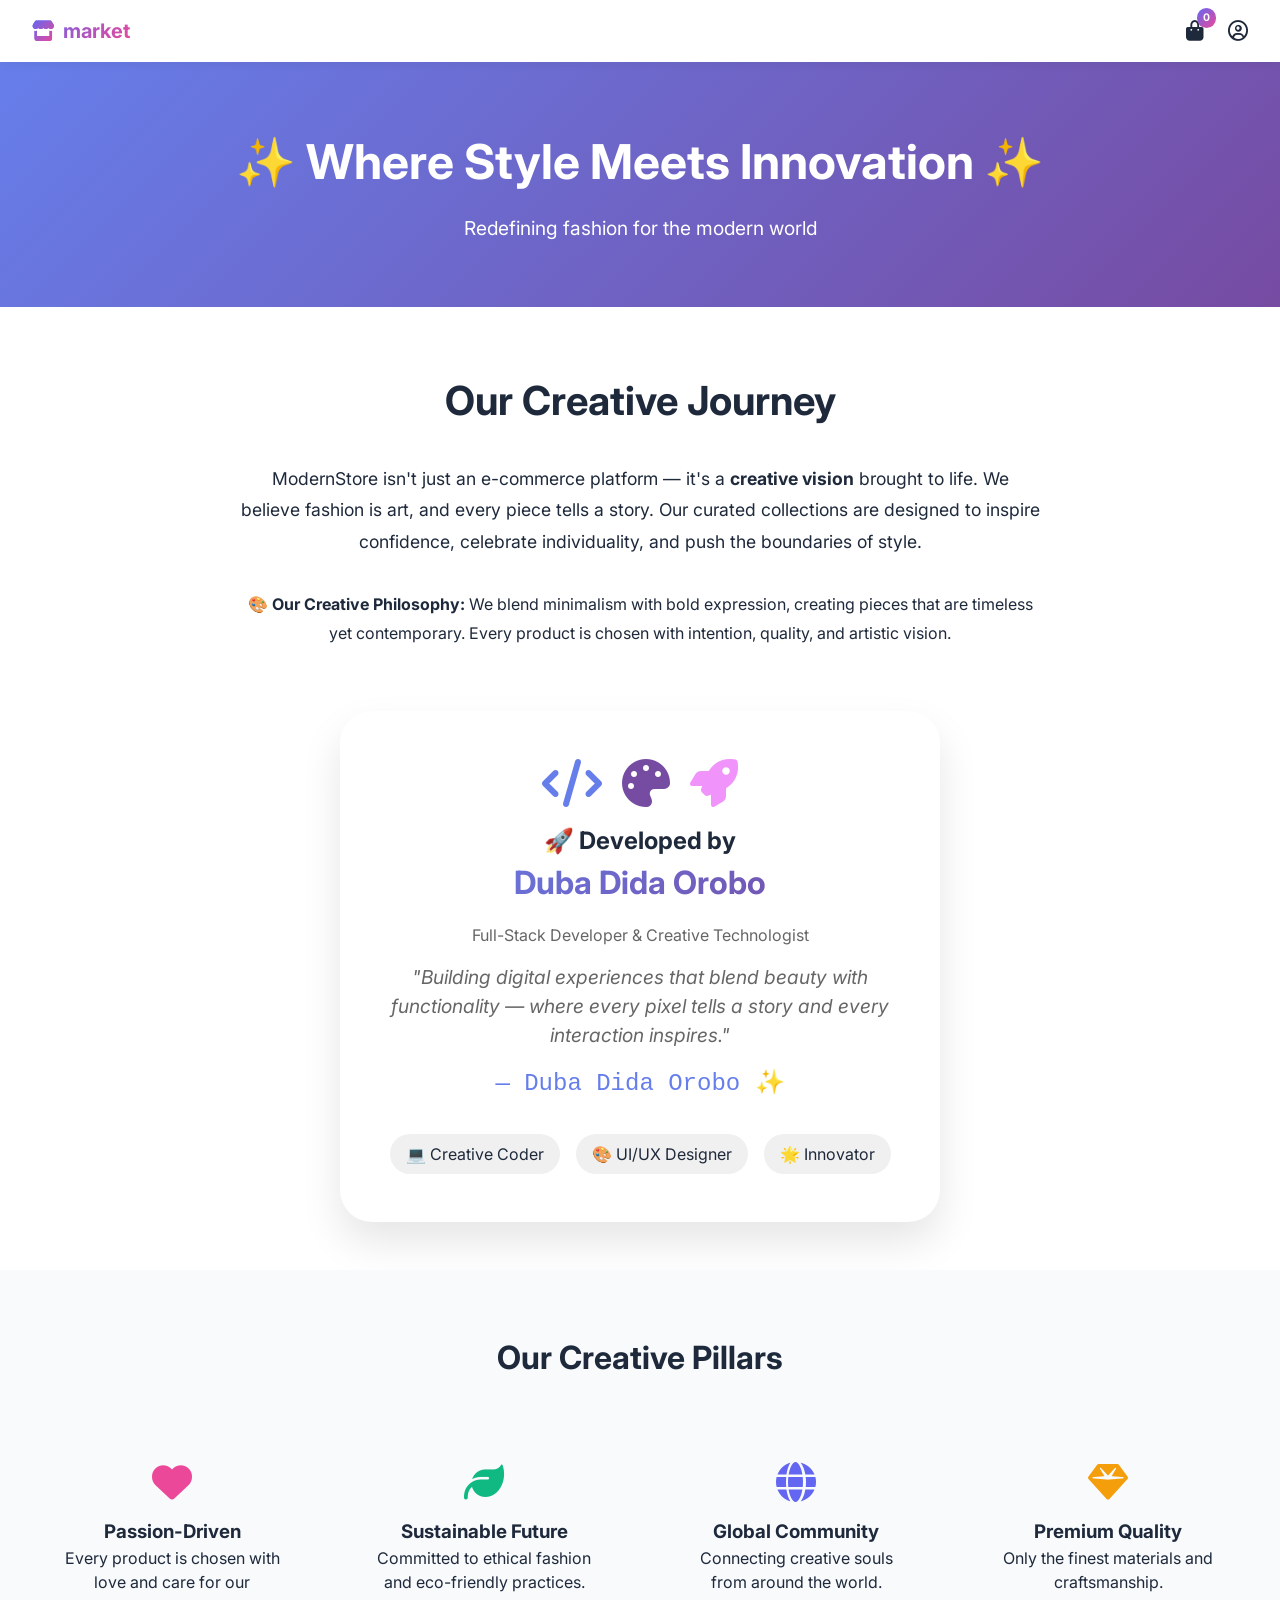
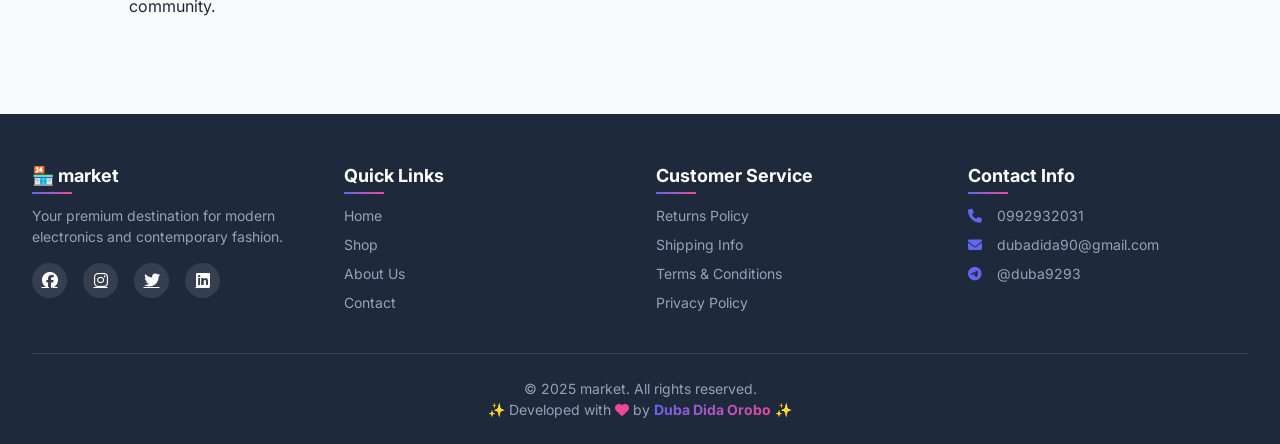
<file: about.html>
<!DOCTYPE html>
<html lang="en">
<head>
    <meta charset="UTF-8">
    <meta name="viewport" content="width=device-width, initial-scale=1.0">
    <title>About - ModernStore</title>
    <link rel="stylesheet" href="assets/css/main.css">
    <link href="https://fonts.googleapis.com/css2?family=Inter:wght@300;400;500;600;700;800&display=swap" rel="stylesheet">
    <link rel="stylesheet" href="https://cdnjs.cloudflare.com/ajax/libs/font-awesome/6.5.1/css/all.min.css">
    <style>
        .creative-about {
            background: linear-gradient(135deg, #667eea 0%, #764ba2 100%);
            padding: 4rem 0;
            color: white;
            text-align: center;
        }
        .developer-card {
            background: white;
            border-radius: 2rem;
            padding: 3rem;
            margin: 3rem auto;
            max-width: 600px;
            text-align: center;
            box-shadow: 0 20px 40px rgba(0,0,0,0.1);
        }
        .developer-name {
            background: linear-gradient(135deg, #667eea, #764ba2);
            -webkit-background-clip: text;
            background-clip: text;
            color: transparent;
            font-size: 2rem;
            font-weight: bold;
        }
        .creative-quote {
            font-style: italic;
            font-size: 1.2rem;
            color: #666;
            margin-top: 1rem;
        }
        .signature {
            font-family: 'Courier New', monospace;
            font-size: 1.5rem;
            color: #667eea;
            margin-top: 1rem;
        }
    </style>
</head>
<body>
    <div id="header-placeholder"></div>
    
    <!-- Creative Hero Section -->
    <section class="creative-about">
        <div class="container">
            <h1 style="font-size: 3rem; margin-bottom: 1rem;">✨ Where Style Meets Innovation ✨</h1>
            <p style="font-size: 1.2rem;">Redefining fashion for the modern world</p>
        </div>
    </section>

    <section class="about-section">
        <div class="container">
            <div class="about-content" style="max-width: 800px; margin: 4rem auto; text-align: center">
                <h2 style="font-size: 2.5rem; margin-bottom: 1rem;">Our Creative Journey</h2>
                <p style="margin: 2rem 0; line-height: 1.8; font-size: 1.1rem">
                    ModernStore isn't just an e-commerce platform — it's a <strong>creative vision</strong> brought to life. 
                    We believe fashion is art, and every piece tells a story. Our curated collections are designed 
                    to inspire confidence, celebrate individuality, and push the boundaries of style.
                </p>
                <p style="margin: 2rem 0; line-height: 1.8">
                    🎨 <strong>Our Creative Philosophy:</strong> We blend minimalism with bold expression, 
                    creating pieces that are timeless yet contemporary. Every product is chosen with 
                    intention, quality, and artistic vision.
                </p>
            </div>
        </div>
    </section>

    <!-- Developer Section -->
    <div class="developer-card">
        <i class="fas fa-code" style="font-size: 3rem; color: #667eea; margin-bottom: 1rem; display: inline-block;"></i>
        <i class="fas fa-palette" style="font-size: 3rem; color: #764ba2; margin: 0 1rem; display: inline-block;"></i>
        <i class="fas fa-rocket" style="font-size: 3rem; color: #f093fb; margin-bottom: 1rem; display: inline-block;"></i>
        <h2>🚀 Developed by</h2>
        <div class="developer-name">Duba Dida Orobo</div>
        <p style="margin: 1rem 0; color: #666;">Full-Stack Developer & Creative Technologist</p>
        <div class="creative-quote">
            "Building digital experiences that blend beauty with functionality — 
            where every pixel tells a story and every interaction inspires."
        </div>
        <div class="signature">
            — Duba Dida Orobo ✨
        </div>
        <div style="margin-top: 2rem; display: flex; justify-content: center; gap: 1rem;">
            <span style="background: #f0f0f0; padding: 0.5rem 1rem; border-radius: 2rem;">💻 Creative Coder</span>
            <span style="background: #f0f0f0; padding: 0.5rem 1rem; border-radius: 2rem;">🎨 UI/UX Designer</span>
            <span style="background: #f0f0f0; padding: 0.5rem 1rem; border-radius: 2rem;">🌟 Innovator</span>
        </div>
    </div>

    <!-- Creative Values Section -->
    <section style="padding: 4rem 0; background: #f8fafc">
        <div class="container">
            <h2 style="text-align: center; font-size: 2rem; margin-bottom: 3rem;">Our Creative Pillars</h2>
            <div style="display: grid; grid-template-columns: repeat(auto-fit, minmax(250px, 1fr)); gap: 2rem;">
                <div style="text-align: center; padding: 2rem;">
                    <i class="fas fa-heart" style="font-size: 2.5rem; color: #ec4899; margin-bottom: 1rem;"></i>
                    <h3>Passion-Driven</h3>
                    <p>Every product is chosen with love and care for our community.</p>
                </div>
                <div style="text-align: center; padding: 2rem;">
                    <i class="fas fa-leaf" style="font-size: 2.5rem; color: #10b981; margin-bottom: 1rem;"></i>
                    <h3>Sustainable Future</h3>
                    <p>Committed to ethical fashion and eco-friendly practices.</p>
                </div>
                <div style="text-align: center; padding: 2rem;">
                    <i class="fas fa-globe" style="font-size: 2.5rem; color: #6366f1; margin-bottom: 1rem;"></i>
                    <h3>Global Community</h3>
                    <p>Connecting creative souls from around the world.</p>
                </div>
                <div style="text-align: center; padding: 2rem;">
                    <i class="fas fa-gem" style="font-size: 2.5rem; color: #f59e0b; margin-bottom: 1rem;"></i>
                    <h3>Premium Quality</h3>
                    <p>Only the finest materials and craftsmanship.</p>
                </div>
            </div>
        </div>
    </section>

    <div id="footer-placeholder"></div>
    <script src="assets/js/main.js"></script>
</body>
</html>
</file>
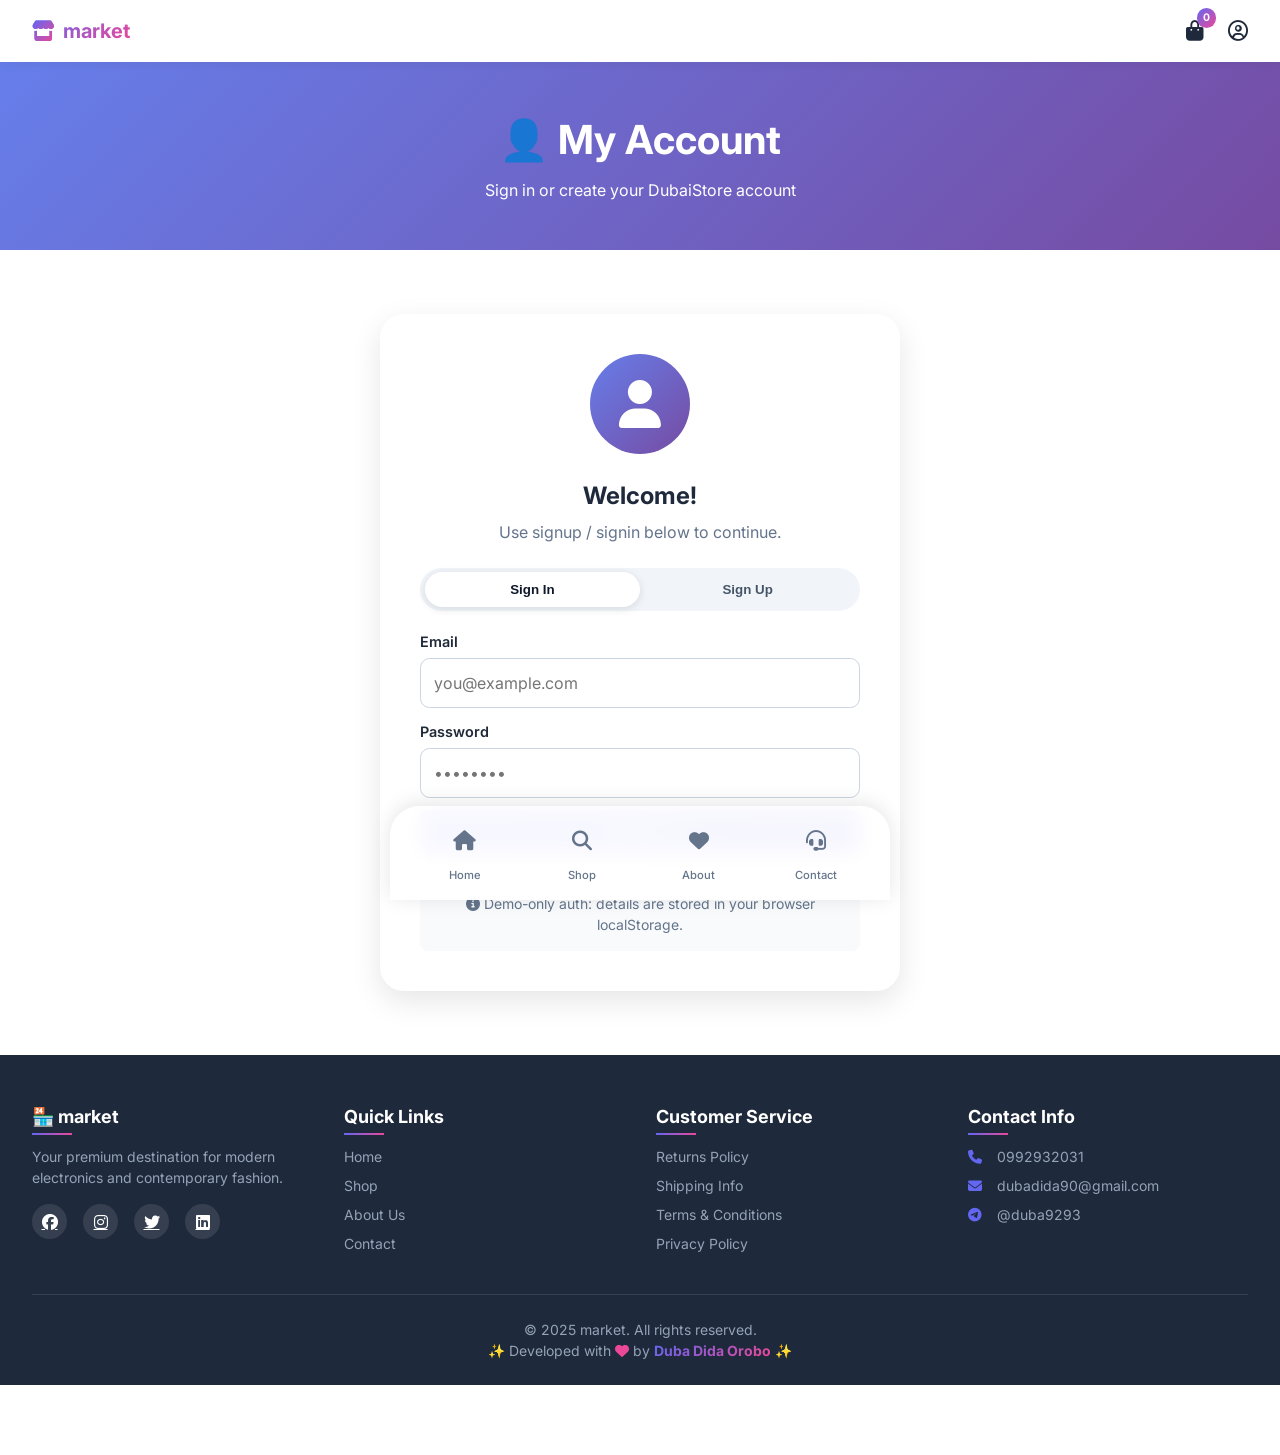
<file: account.html>
<!DOCTYPE html>
<html lang="en">
<head>
    <meta charset="UTF-8">
    <meta name="viewport" content="width=device-width, initial-scale=1.0">
    <title>My Account - DubaiStore</title>
    <link rel="stylesheet" href="assets/css/main.css">
    <link href="https://fonts.googleapis.com/css2?family=Inter:wght@300;400;500;600;700;800&display=swap" rel="stylesheet">
    <link rel="stylesheet" href="https://cdnjs.cloudflare.com/ajax/libs/font-awesome/6.5.1/css/all.min.css">
    <style>
        .account-header {
            background: linear-gradient(135deg, #667eea, #764ba2);
            padding: 3rem 0;
            color: white;
            text-align: center;
        }

        .account-header h1 {
            font-size: 2.5rem;
            margin-bottom: 0.5rem;
        }

        .account-card {
            max-width: 520px;
            margin: 4rem auto;
            background: white;
            border-radius: 1.5rem;
            padding: 2.5rem;
            box-shadow: 0 10px 30px rgba(0,0,0,0.1);
        }

        .avatar {
            width: 100px;
            height: 100px;
            background: linear-gradient(135deg, #667eea, #764ba2);
            border-radius: 50%;
            display: flex;
            align-items: center;
            justify-content: center;
            margin: 0 auto 1.5rem;
        }

        .avatar i {
            font-size: 3rem;
            color: white;
        }

        .account-headline {
            text-align: center;
            margin-bottom: 1.5rem;
        }

        .account-headline p {
            color: #64748b;
            margin-top: 0.35rem;
        }

        .auth-tabs {
            display: grid;
            grid-template-columns: 1fr 1fr;
            background: #f1f5f9;
            border-radius: 999px;
            padding: 0.3rem;
            margin-bottom: 1.25rem;
        }

        .auth-tab {
            border: 0;
            background: transparent;
            padding: 0.6rem 0.8rem;
            border-radius: 999px;
            cursor: pointer;
            font-weight: 600;
            color: #475569;
        }

        .auth-tab.active {
            background: white;
            color: #0f172a;
            box-shadow: 0 2px 8px rgba(15, 23, 42, 0.12);
        }

        .auth-form {
            display: grid;
            gap: 0.85rem;
        }

        .auth-form.hidden {
            display: none;
        }

        .field {
            display: grid;
            gap: 0.3rem;
        }

        .field label {
            font-size: 0.9rem;
            font-weight: 600;
            color: #1f2937;
        }

        .field input {
            border: 1px solid #cbd5e1;
            border-radius: 0.6rem;
            padding: 0.75rem 0.8rem;
            font: inherit;
        }

        .field input:focus {
            outline: 2px solid rgba(99, 102, 241, 0.25);
            border-color: #6366f1;
        }

        .demo-message {
            background: #f8fafc;
            padding: 1rem;
            border-radius: 0.5rem;
            margin-top: 1.5rem;
            color: #64748b;
            font-size: 0.875rem;
            text-align: center;
        }

        .success-message {
            display: none;
            background: #ecfdf3;
            border: 1px solid #86efac;
            color: #166534;
            padding: 0.75rem;
            border-radius: 0.5rem;
            margin-bottom: 1rem;
            font-size: 0.9rem;
        }

        .success-message.show {
            display: block;
        }
    </style>
</head>
<body>
    <div id="header-placeholder"></div>

    <div class="account-header">
        <div class="container">
            <h1>👤 My Account</h1>
            <p>Sign in or create your DubaiStore account</p>
        </div>
    </div>

    <div class="container">
        <div class="account-card">
            <div class="avatar">
                <i class="fas fa-user"></i>
            </div>
            <div class="account-headline">
                <h2>Welcome!</h2>
                <p>Use signup / signin below to continue.</p>
            </div>

            <div class="success-message" id="auth-success"></div>

            <div class="auth-tabs" role="tablist" aria-label="Authentication tabs">
                <button type="button" class="auth-tab active" data-tab="signin">Sign In</button>
                <button type="button" class="auth-tab" data-tab="signup">Sign Up</button>
            </div>

            <form class="auth-form" id="signin-form">
                <div class="field">
                    <label for="signin-email">Email</label>
                    <input id="signin-email" type="email" required placeholder="you@example.com">
                </div>
                <div class="field">
                    <label for="signin-password">Password</label>
                    <input id="signin-password" type="password" required minlength="6" placeholder="••••••••">
                </div>
                <button type="submit" class="btn btn-primary"><i class="fas fa-right-to-bracket"></i> Sign In</button>
            </form>

            <form class="auth-form hidden" id="signup-form">
                <div class="field">
                    <label for="signup-name">Full Name</label>
                    <input id="signup-name" type="text" required placeholder="John Doe">
                </div>
                <div class="field">
                    <label for="signup-email">Email</label>
                    <input id="signup-email" type="email" required placeholder="you@example.com">
                </div>
                <div class="field">
                    <label for="signup-password">Password</label>
                    <input id="signup-password" type="password" required minlength="6" placeholder="At least 6 characters">
                </div>
                <button type="submit" class="btn btn-primary"><i class="fas fa-user-plus"></i> Create Account</button>
            </form>

            <div class="demo-message">
                <i class="fas fa-info-circle"></i>
                Demo-only auth: details are stored in your browser localStorage.
            </div>
        </div>
    </div>

    <div id="footer-placeholder"></div>
    <div id="bottom-nav-placeholder"></div>

    <script src="assets/js/main.js"></script>

    <script>
        fetch('partials/bottom-nav.html')
            .then(res => res.text())
            .then(data => {
                document.getElementById('bottom-nav-placeholder').innerHTML = data;
            })
            .catch(() => console.log('Bottom nav not found'));

        const tabs = document.querySelectorAll('.auth-tab');
        const signinForm = document.getElementById('signin-form');
        const signupForm = document.getElementById('signup-form');
        const successBox = document.getElementById('auth-success');

        function showTab(name) {
            tabs.forEach(tab => tab.classList.toggle('active', tab.dataset.tab === name));
            signinForm.classList.toggle('hidden', name !== 'signin');
            signupForm.classList.toggle('hidden', name !== 'signup');
        }

        function showSuccess(message) {
            successBox.textContent = message;
            successBox.classList.add('show');
            setTimeout(() => successBox.classList.remove('show'), 2500);
        }

        tabs.forEach(tab => tab.addEventListener('click', () => showTab(tab.dataset.tab)));

        signupForm.addEventListener('submit', function (event) {
            event.preventDefault();
            const user = {
                name: document.getElementById('signup-name').value.trim(),
                email: document.getElementById('signup-email').value.trim(),
                password: document.getElementById('signup-password').value
            };
            localStorage.setItem('demoUser', JSON.stringify(user));
            signupForm.reset();
            showSuccess('Signup successful! Please sign in.');
            showTab('signin');
            document.getElementById('signin-email').value = user.email;
        });

        signinForm.addEventListener('submit', function (event) {
            event.preventDefault();
            const saved = JSON.parse(localStorage.getItem('demoUser') || 'null');
            const email = document.getElementById('signin-email').value.trim();
            const password = document.getElementById('signin-password').value;

            if (!saved || saved.email !== email || saved.password !== password) {
                showNotification('Invalid credentials. Please sign up first.');
                return;
            }

            showSuccess(`Welcome back, ${saved.name || 'User'}!`);
            signinForm.reset();
        });
    </script>
</body>
</html>
</file>
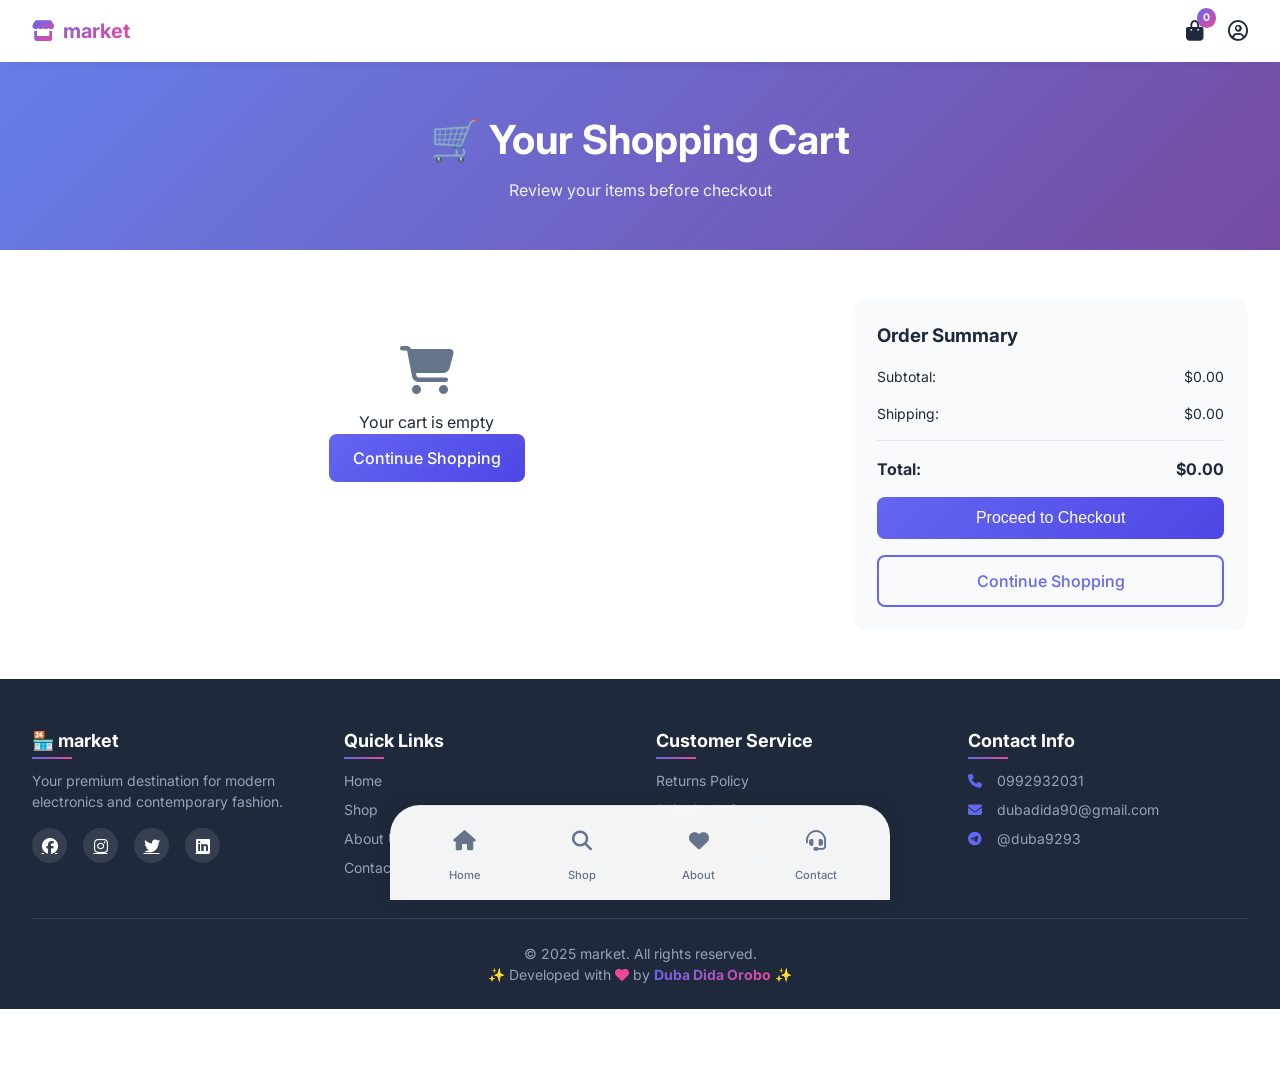
<file: cart.html>
<!DOCTYPE html>
<html lang="en">
<head>
    <meta charset="UTF-8">
    <meta name="viewport" content="width=device-width, initial-scale=1.0">
    <title>Shopping Cart - DubaiStore</title>
    <link rel="stylesheet" href="assets/css/main.css">
    <link href="https://fonts.googleapis.com/css2?family=Inter:wght@300;400;500;600;700;800&display=swap" rel="stylesheet">
    <link rel="stylesheet" href="https://cdnjs.cloudflare.com/ajax/libs/font-awesome/6.5.1/css/all.min.css">
    <style>
        .cart-header-page {
            background: linear-gradient(135deg, #667eea, #764ba2);
            padding: 3rem 0;
            color: white;
            text-align: center;
        }
        
        .cart-header-page h1 {
            font-size: 2.5rem;
            margin-bottom: 0.5rem;
        }
        
        .cart-header-page p {
            opacity: 0.9;
        }
    </style>
</head>
<body>
    <div id="header-placeholder"></div>

    <div class="cart-header-page">
        <div class="container">
            <h1>🛒 Your Shopping Cart</h1>
            <p>Review your items before checkout</p>
        </div>
    </div>

    <section class="cart-section">
        <div class="container">
            <div class="cart-layout">
                <div class="cart-items" id="cart-items-container">
                    <div class="empty-cart">
                        <i class="fas fa-shopping-cart"></i>
                        <p>Your cart is empty</p>
                        <a href="shop.html" class="btn btn-primary">Continue Shopping</a>
                    </div>
                </div>
                
                <div class="cart-summary">
                    <h3>Order Summary</h3>
                    <div class="summary-row">
                        <span>Subtotal:</span>
                        <span id="subtotal">$0.00</span>
                    </div>
                    <div class="summary-row">
                        <span>Shipping:</span>
                        <span id="shipping">$0.00</span>
                    </div>
                    <div class="summary-row total">
                        <span>Total:</span>
                        <span id="total">$0.00</span>
                    </div>
                    <button class="btn btn-primary" id="checkout-btn" style="width:100%">
                        Proceed to Checkout
                    </button>
                    <a href="shop.html" class="btn btn-outline" style="width:100%; text-align:center; display:block; margin-top:1rem">
                        Continue Shopping
                    </a>
                </div>
            </div>
        </div>
    </section>

    <div id="footer-placeholder"></div>
    <div id="bottom-nav-placeholder"></div>

    <script src="assets/js/main.js"></script>
    <script src="assets/js/cart.js"></script>
    
    <script>
        // Load bottom navigation
        fetch('partials/bottom-nav.html')
            .then(res => res.text())
            .then(data => {
                document.getElementById('bottom-nav-placeholder').innerHTML = data;
            })
            .catch(err => console.log('Bottom nav not found'));
        
        // Initialize cart display
        if (typeof displayCartItems === 'function') {
            displayCartItems();
        }
    </script>
</body>
</html>
</file>
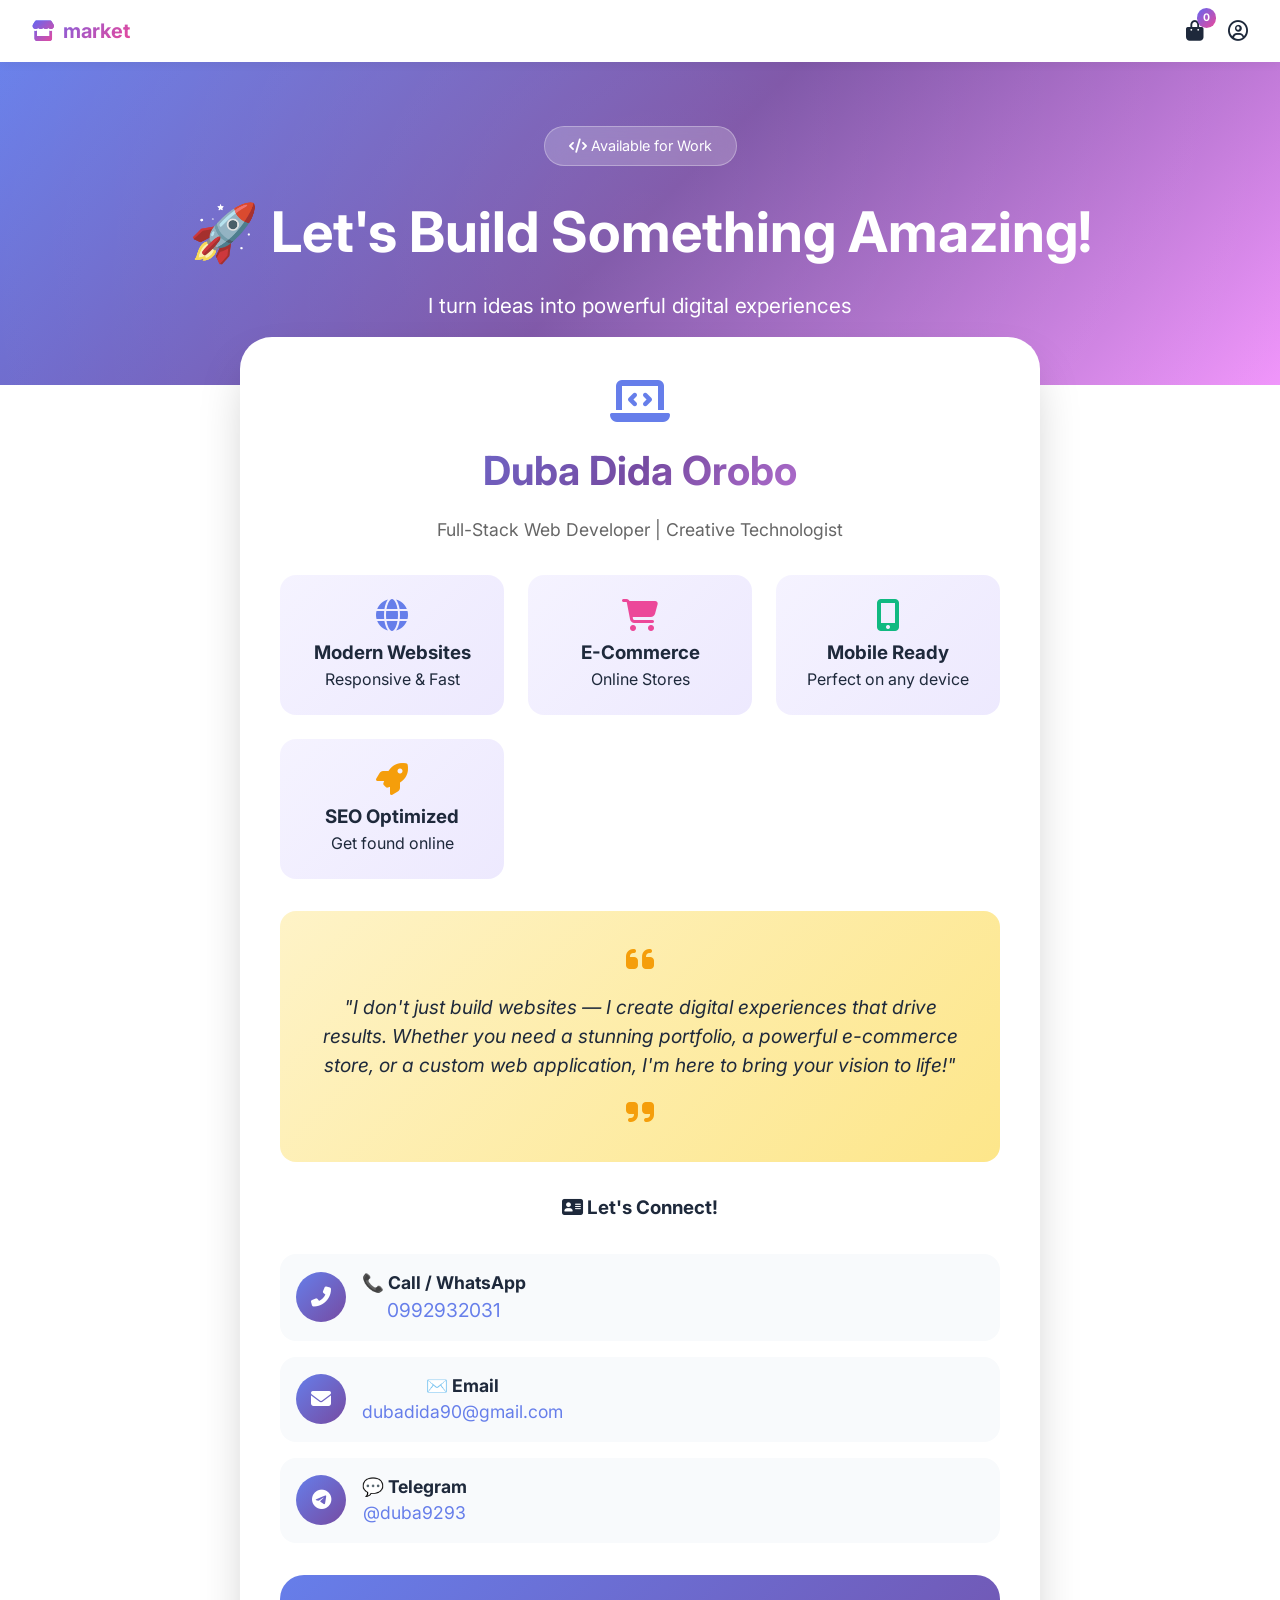
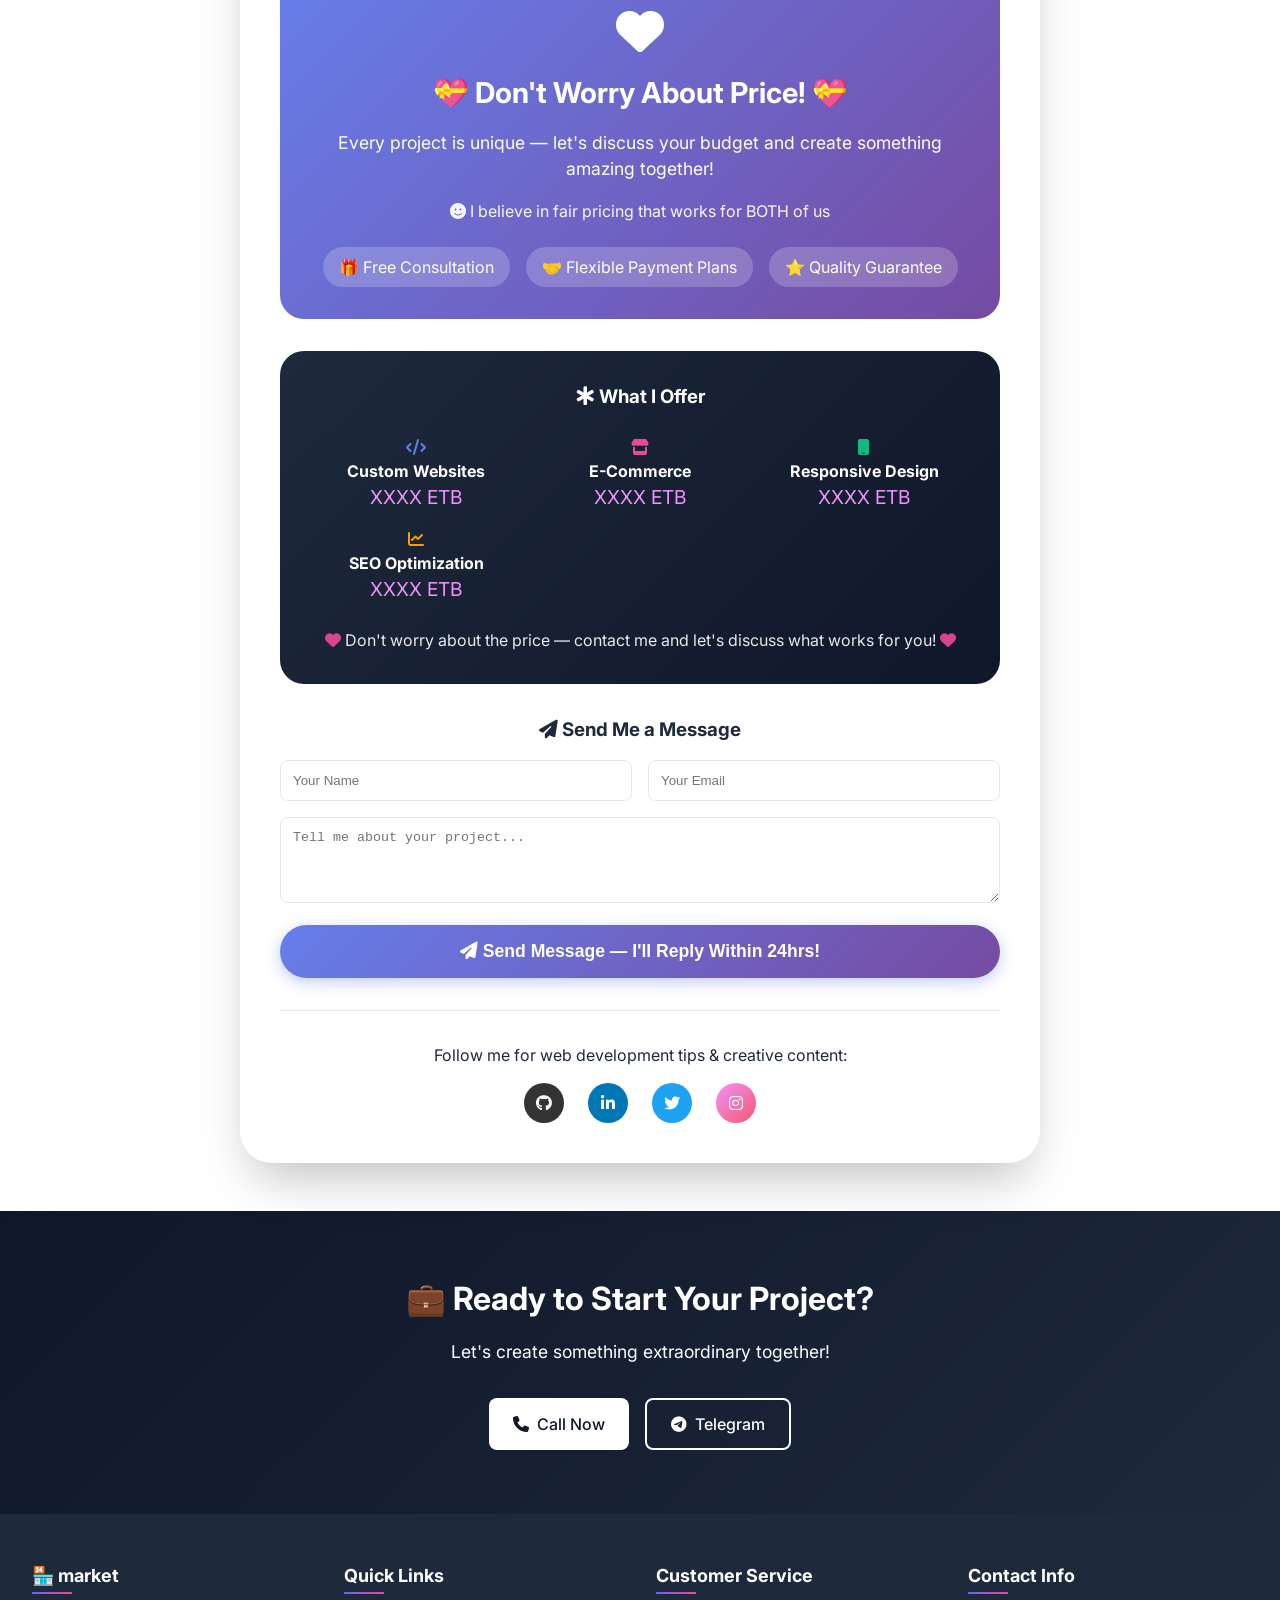
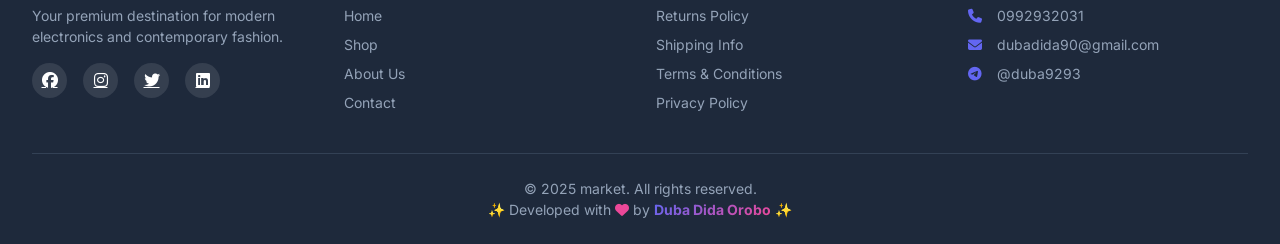
<file: contact.html>
<!DOCTYPE html>
<html lang="en">
<head>
    <meta charset="UTF-8">
    <meta name="viewport" content="width=device-width, initial-scale=1.0">
    <title>Contact - Duba Dida | Web Developer</title>
    <link rel="stylesheet" href="assets/css/main.css">
    <link href="https://fonts.googleapis.com/css2?family=Inter:wght@300;400;500;600;700;800&display=swap" rel="stylesheet">
    <link rel="stylesheet" href="https://cdnjs.cloudflare.com/ajax/libs/font-awesome/6.5.1/css/all.min.css">
    <style>
        /* Developer Promotion Styles */
        .hero-promo {
            background: linear-gradient(135deg, #667eea 0%, #764ba2 50%, #f093fb 100%);
            padding: 4rem 0;
            color: white;
            text-align: center;
            position: relative;
            overflow: hidden;
        }
        .hero-promo::before {
            content: '';
            position: absolute;
            top: -50%;
            left: -50%;
            width: 200%;
            height: 200%;
            background: radial-gradient(circle, rgba(255,255,255,0.1) 0%, transparent 70%);
            animation: rotate 20s linear infinite;
        }
        @keyframes rotate {
            from { transform: rotate(0deg); }
            to { transform: rotate(360deg); }
        }
        .promo-badge {
            display: inline-block;
            background: rgba(255,255,255,0.2);
            backdrop-filter: blur(10px);
            padding: 0.5rem 1.5rem;
            border-radius: 50px;
            font-size: 0.9rem;
            margin-bottom: 1.5rem;
            border: 1px solid rgba(255,255,255,0.3);
        }
        .developer-card {
            background: white;
            border-radius: 2rem;
            padding: 2.5rem;
            margin: -3rem auto 3rem;
            max-width: 800px;
            text-align: center;
            box-shadow: 0 25px 50px -12px rgba(0,0,0,0.25);
            position: relative;
            z-index: 10;
        }
        .developer-name {
            background: linear-gradient(135deg, #667eea, #764ba2, #f093fb);
            -webkit-background-clip: text;
            background-clip: text;
            color: transparent;
            font-size: 2.5rem;
            font-weight: bold;
            margin: 1rem 0;
        }
        .services-grid {
            display: grid;
            grid-template-columns: repeat(auto-fit, minmax(200px, 1fr));
            gap: 1.5rem;
            margin: 2rem 0;
        }
        .service-item {
            background: linear-gradient(135deg, #f5f3ff, #ede9fe);
            padding: 1.5rem;
            border-radius: 1rem;
            transition: transform 0.3s ease;
        }
        .service-item:hover {
            transform: translateY(-5px);
        }
        .service-item i {
            font-size: 2rem;
            margin-bottom: 0.5rem;
            display: inline-block;
        }
        .contact-info-modern {
            display: flex;
            flex-direction: column;
            gap: 1rem;
            margin: 2rem 0;
        }
        .contact-item {
            display: flex;
            align-items: center;
            gap: 1rem;
            padding: 1rem;
            background: #f8fafc;
            border-radius: 1rem;
            transition: all 0.3s ease;
        }
        .contact-item:hover {
            background: linear-gradient(135deg, #667eea15, #764ba215);
            transform: translateX(10px);
        }
        .contact-icon {
            width: 50px;
            height: 50px;
            background: linear-gradient(135deg, #667eea, #764ba2);
            border-radius: 50%;
            display: flex;
            align-items: center;
            justify-content: center;
            color: white;
            font-size: 1.25rem;
        }
        .promo-message {
            background: linear-gradient(135deg, #fef3c7, #fde68a);
            padding: 2rem;
            border-radius: 1rem;
            margin: 2rem 0;
            text-align: center;
        }
        .dont-worry-card {
            background: linear-gradient(135deg, #667eea, #764ba2);
            color: white;
            padding: 2rem;
            border-radius: 1.5rem;
            margin-top: 2rem;
            text-align: center;
            animation: pulse 2s ease infinite;
        }
        @keyframes pulse {
            0%, 100% { transform: scale(1); box-shadow: 0 5px 20px rgba(102,126,234,0.4); }
            50% { transform: scale(1.02); box-shadow: 0 10px 30px rgba(102,126,234,0.6); }
        }
        .btn-glow {
            background: linear-gradient(135deg, #667eea, #764ba2);
            color: white;
            border: none;
            padding: 1rem 2rem;
            font-size: 1.1rem;
            font-weight: bold;
            border-radius: 50px;
            cursor: pointer;
            transition: all 0.3s ease;
            box-shadow: 0 4px 15px rgba(102, 126, 234, 0.4);
        }
        .btn-glow:hover {
            transform: scale(1.05);
            box-shadow: 0 8px 25px rgba(102, 126, 234, 0.6);
        }
    </style>
</head>
<body>
    <div id="header-placeholder"></div>

    <!-- Hero Promotion Section -->
    <section class="hero-promo">
        <div class="container">
            <div class="promo-badge">
                <i class="fas fa-code"></i> Available for Work
            </div>
            <h1 style="font-size: 3.5rem; margin-bottom: 1rem;">🚀 Let's Build Something Amazing!</h1>
            <p style="font-size: 1.3rem; max-width: 600px; margin: 0 auto;">
                I turn ideas into powerful digital experiences
            </p>
        </div>
    </section>

    <!-- Developer Promotion Card -->
    <div class="container">
        <div class="developer-card">
            <i class="fas fa-laptop-code" style="font-size: 3rem; color: #667eea;"></i>
            <div class="developer-name">Duba Dida Orobo</div>
            <p style="font-size: 1.1rem; color: #666;">Full-Stack Web Developer | Creative Technologist</p>
            
            <div class="services-grid">
                <div class="service-item">
                    <i class="fas fa-globe" style="color: #667eea;"></i>
                    <h3>Modern Websites</h3>
                    <p>Responsive & Fast</p>
                </div>
                <div class="service-item">
                    <i class="fas fa-shopping-cart" style="color: #ec4899;"></i>
                    <h3>E-Commerce</h3>
                    <p>Online Stores</p>
                </div>
                <div class="service-item">
                    <i class="fas fa-mobile-alt" style="color: #10b981;"></i>
                    <h3>Mobile Ready</h3>
                    <p>Perfect on any device</p>
                </div>
                <div class="service-item">
                    <i class="fas fa-rocket" style="color: #f59e0b;"></i>
                    <h3>SEO Optimized</h3>
                    <p>Get found online</p>
                </div>
            </div>

            <div class="promo-message">
                <i class="fas fa-quote-left" style="font-size: 2rem; color: #f59e0b;"></i>
                <p style="font-size: 1.2rem; margin: 1rem 0; font-style: italic;">
                    "I don't just build websites — I create digital experiences that drive results. 
                    Whether you need a stunning portfolio, a powerful e-commerce store, or a custom web application, 
                    I'm here to bring your vision to life!"
                </p>
                <i class="fas fa-quote-right" style="font-size: 2rem; color: #f59e0b;"></i>
            </div>

            <!-- Contact Information -->
            <h3><i class="fas fa-address-card"></i> Let's Connect!</h3>
            <div class="contact-info-modern">
                <div class="contact-item">
                    <div class="contact-icon"><i class="fas fa-phone-alt"></i></div>
                    <div>
                        <strong style="font-size: 1.1rem;">📞 Call / WhatsApp</strong><br>
                        <a href="tel:+251992932031" style="color: #667eea; text-decoration: none; font-size: 1.2rem;">0992932031</a>
                    </div>
                </div>
                <div class="contact-item">
                    <div class="contact-icon"><i class="fas fa-envelope"></i></div>
                    <div>
                        <strong style="font-size: 1.1rem;">✉️ Email</strong><br>
                        <a href="mailto:dubadida90@gmail.com" style="color: #667eea; text-decoration: none; font-size: 1.1rem;">dubadida90@gmail.com</a>
                    </div>
                </div>
                <div class="contact-item">
                    <div class="contact-icon"><i class="fab fa-telegram"></i></div>
                    <div>
                        <strong style="font-size: 1.1rem;">💬 Telegram</strong><br>
                        <a href="https://t.me/duba9293" target="_blank" style="color: #667eea; text-decoration: none; font-size: 1.1rem;">@duba9293</a>
                    </div>
                </div>
            </div>

            <!-- DON'T WORRY ABOUT PRICE CARD - NEW -->
            <div class="dont-worry-card">
                <i class="fas fa-heart" style="font-size: 3rem; margin-bottom: 1rem; display: inline-block;"></i>
                <h2 style="font-size: 1.8rem; margin-bottom: 1rem;">💝 Don't Worry About Price! 💝</h2>
                <p style="font-size: 1.1rem; margin-bottom: 1rem;">
                    Every project is unique — let's discuss your budget and create something amazing together!
                </p>
                <p style="font-size: 1rem; opacity: 0.95;">
                    <i class="fas fa-smile"></i> I believe in fair pricing that works for BOTH of us
                </p>
                <div style="margin-top: 1.5rem; display: flex; justify-content: center; gap: 1rem; flex-wrap: wrap;">
                    <span style="background: rgba(255,255,255,0.2); padding: 0.5rem 1rem; border-radius: 50px;">
                        🎁 Free Consultation
                    </span>
                    <span style="background: rgba(255,255,255,0.2); padding: 0.5rem 1rem; border-radius: 50px;">
                        🤝 Flexible Payment Plans
                    </span>
                    <span style="background: rgba(255,255,255,0.2); padding: 0.5rem 1rem; border-radius: 50px;">
                        ⭐ Quality Guarantee
                    </span>
                </div>
            </div>

            <!-- Pricing & Services - PRICES REMOVED, REPLACED WITH XXXX ETB -->
            <div style="background: linear-gradient(135deg, #1e293b, #0f172a); color: white; padding: 2rem; border-radius: 1.5rem; margin-top: 2rem;">
                <h3><i class="fas fa-star-of-life"></i> What I Offer</h3>
                <div style="display: grid; grid-template-columns: repeat(auto-fit, minmax(200px, 1fr)); gap: 1rem; margin-top: 1.5rem;">
                    <div>
                        <i class="fas fa-code" style="color: #667eea;"></i>
                        <p><strong>Custom Websites</strong><br><span style="color: #f093fb; font-size: 1.2rem;">XXXX ETB</span></p>
                    </div>
                    <div>
                        <i class="fas fa-store" style="color: #ec4899;"></i>
                        <p><strong>E-Commerce</strong><br><span style="color: #f093fb; font-size: 1.2rem;">XXXX ETB</span></p>
                    </div>
                    <div>
                        <i class="fas fa-mobile" style="color: #10b981;"></i>
                        <p><strong>Responsive Design</strong><br><span style="color: #f093fb; font-size: 1.2rem;">XXXX ETB</span></p>
                    </div>
                    <div>
                        <i class="fas fa-chart-line" style="color: #f59e0b;"></i>
                        <p><strong>SEO Optimization</strong><br><span style="color: #f093fb; font-size: 1.2rem;">XXXX ETB</span></p>
                    </div>
                </div>
                <p style="margin-top: 1.5rem; font-size: 1rem; opacity: 0.9;">
                    <i class="fas fa-heart" style="color: #ec4899;"></i> Don't worry about the price — contact me and let's discuss what works for you! <i class="fas fa-heart" style="color: #ec4899;"></i>
                </p>
            </div>

            <!-- Quick Contact Form -->
            <form id="quick-contact-form" style="margin-top: 2rem;">
                <h3><i class="fas fa-paper-plane"></i> Send Me a Message</h3>
                <div style="display: grid; grid-template-columns: 1fr 1fr; gap: 1rem; margin-top: 1rem;">
                    <input type="text" placeholder="Your Name" required style="padding: 0.75rem; border: 1px solid #e2e8f0; border-radius: 0.5rem;">
                    <input type="email" placeholder="Your Email" required style="padding: 0.75rem; border: 1px solid #e2e8f0; border-radius: 0.5rem;">
                </div>
                <textarea rows="4" placeholder="Tell me about your project..." required style="width: 100%; padding: 0.75rem; margin-top: 1rem; border: 1px solid #e2e8f0; border-radius: 0.5rem;"></textarea>
                <button type="submit" class="btn-glow" style="margin-top: 1rem; width: 100%;">
                    <i class="fas fa-paper-plane"></i> Send Message — I'll Reply Within 24hrs!
                </button>
            </form>

            <!-- Social Links -->
            <div style="margin-top: 2rem; padding-top: 2rem; border-top: 1px solid #e2e8f0;">
                <p style="margin-bottom: 1rem;">Follow me for web development tips & creative content:</p>
                <div style="display: flex; justify-content: center; gap: 1.5rem;">
                    <a href="#" style="background: #333; color: white; width: 40px; height: 40px; border-radius: 50%; display: flex; align-items: center; justify-content: center; text-decoration: none;"><i class="fab fa-github"></i></a>
                    <a href="#" style="background: #0077b5; color: white; width: 40px; height: 40px; border-radius: 50%; display: flex; align-items: center; justify-content: center; text-decoration: none;"><i class="fab fa-linkedin-in"></i></a>
                    <a href="#" style="background: #1da1f2; color: white; width: 40px; height: 40px; border-radius: 50%; display: flex; align-items: center; justify-content: center; text-decoration: none;"><i class="fab fa-twitter"></i></a>
                    <a href="#" style="background: linear-gradient(135deg, #f093fb, #f5576c); color: white; width: 40px; height: 40px; border-radius: 50%; display: flex; align-items: center; justify-content: center; text-decoration: none;"><i class="fab fa-instagram"></i></a>
                </div>
            </div>
        </div>
    </div>

    <!-- Call to Action Banner -->
    <section style="padding: 4rem 0; background: linear-gradient(135deg, #0f172a, #1e293b); color: white; text-align: center; margin-top: 2rem;">
        <div class="container">
            <h2 style="font-size: 2rem;">💼 Ready to Start Your Project?</h2>
            <p style="margin: 1rem 0; font-size: 1.1rem;">Let's create something extraordinary together!</p>
            <div style="display: flex; justify-content: center; gap: 1rem; margin-top: 2rem;">
                <a href="tel:+251992932031" class="btn btn-primary" style="background: white; color: #0f172a;">
                    <i class="fas fa-phone"></i> Call Now
                </a>
                <a href="https://t.me/duba9293" target="_blank" class="btn btn-outline" style="border-color: white; color: white;">
                    <i class="fab fa-telegram"></i> Telegram
                </a>
            </div>
        </div>
    </section>

    <div id="footer-placeholder"></div>
    <script src="assets/js/main.js"></script>
    <script>
        // Handle contact form submission
        document.getElementById('quick-contact-form')?.addEventListener('submit', function(e) {
            e.preventDefault();
            const name = this.querySelector('input[placeholder="Your Name"]').value;
            alert(`✨ Thank you ${name}! ✨\n\nI've received your message and will contact you within 24 hours.\n\n💝 Don't worry about price — let's discuss your budget and create something amazing together!\n\nYou can also reach me directly:\n📞 +251 99 293 2031\n💬 Telegram: @duba9293\n\nLet's build something extraordinary! 🚀`);
            this.reset();
        });
    </script>
</body>
</html>
</file>
<file: assets/css/main.css>
* {
    margin: 0;
    padding: 0;
    box-sizing: border-box;
}

:root {
    --primary: #6366f1;
    --primary-dark: #4f46e5;
    --secondary: #ec4899;
    --dark: #1e293b;
    --gray: #64748b;
    --light: #f8fafc;
    --white: #ffffff;
    --shadow: 0 1px 3px 0 rgb(0 0 0 / 0.1);
    --shadow-lg: 0 10px 15px -3px rgb(0 0 0 / 0.1);
    --radius: 0.5rem;
    --radius-lg: 1rem;
}

body {
    font-family: 'Inter', sans-serif;
    color: var(--dark);
    line-height: 1.5;
    background: var(--white);
}

.container {
    max-width: 1280px;
    margin: 0 auto;
    padding: 0 2rem;
}

/* Header */
.header {
    background: var(--white);
    box-shadow: var(--shadow);
    position: sticky;
    top: 0;
    z-index: 1000;
}

.header-content {
    display: flex;
    justify-content: space-between;
    align-items: center;
    padding: 1rem 0;
}

.logo {
    font-size: 1.5rem;
    font-weight: bold;
    background: linear-gradient(135deg, var(--primary), var(--secondary));
    -webkit-background-clip: text;
    background-clip: text;
    color: transparent;
    text-decoration: none;
}

.nav {
    display: flex;
    gap: 2rem;
    align-items: center;
}

.nav a {
    text-decoration: none;
    color: var(--dark);
    transition: all 0.3s ease;
}

.nav a:hover {
    color: var(--primary);
}

.nav-icons {
    display: flex;
    gap: 1.5rem;
    align-items: center;
}

.cart-icon {
    position: relative;
    cursor: pointer;
    font-size: 1.25rem;
}

.cart-count {
    position: absolute;
    top: -8px;
    right: -12px;
    background: var(--primary);
    color: white;
    font-size: 0.7rem;
    padding: 2px 6px;
    border-radius: 50%;
}

/* Buttons */
.btn {
    display: inline-flex;
    align-items: center;
    justify-content: center;
    gap: 0.5rem;
    padding: 0.75rem 1.5rem;
    border-radius: var(--radius);
    font-weight: 500;
    text-decoration: none;
    transition: all 0.3s ease;
    cursor: pointer;
    border: none;
    font-size: 1rem;
}

.btn-primary {
    background: linear-gradient(135deg, var(--primary), var(--primary-dark));
    color: var(--white);
}

.btn-primary:hover {
    transform: translateY(-2px);
    box-shadow: var(--shadow-lg);
}

.btn-outline {
    background: transparent;
    border: 2px solid var(--primary);
    color: var(--primary);
}

.btn-outline:hover {
    background: var(--primary);
    color: var(--white);
}

/* Hero Section - NO GAPS */
.hero {
    background: linear-gradient(135deg, #f5f3ff 0%, #ede9fe 100%);
    padding: 4rem 0;
    margin: 0;
}

.hero .container {
    display: grid;
    grid-template-columns: 1fr 1fr;
    gap: 3rem;
    align-items: center;
}

.hero-content {
    padding-right: 1rem;
}

.hero-badge {
    display: inline-block;
    background: linear-gradient(135deg, var(--primary), var(--secondary));
    color: white;
    padding: 0.25rem 1rem;
    border-radius: 2rem;
    font-size: 0.75rem;
    margin-bottom: 1rem;
}

.hero h1 {
    font-size: 3rem;
    font-weight: 700;
    margin-bottom: 1rem;
    line-height: 1.2;
}

.hero p {
    font-size: 1rem;
    color: var(--gray);
    margin-bottom: 1.5rem;
    line-height: 1.5;
}

.hero-buttons {
    display: flex;
    gap: 1rem;
}

.hero-image {
    text-align: center;
}

.hero-image img {
    width: 100%;
    max-width: 400px;
    border-radius: 2rem;
    box-shadow: var(--shadow-lg);
    animation: float 3s ease-in-out infinite;
}

@keyframes float {
    0%, 100% { transform: translateY(0); }
    50% { transform: translateY(-10px); }
}

/* Features - NO GAPS */
.features {
    padding: 4rem 0;
    background: var(--white);
}

.features-grid {
    display: grid;
    grid-template-columns: repeat(4, 1fr);
    gap: 1.5rem;
}

.feature-card {
    text-align: center;
    padding: 1.5rem;
    background: var(--light);
    border-radius: var(--radius-lg);
    transition: all 0.3s ease;
}

.feature-card:hover {
    transform: translateY(-5px);
    box-shadow: var(--shadow);
}

.feature-card i {
    font-size: 2rem;
    color: var(--primary);
    margin-bottom: 0.75rem;
}

.feature-card h3 {
    font-size: 1rem;
    margin-bottom: 0.25rem;
}

.feature-card p {
    font-size: 0.875rem;
    color: var(--gray);
}

/* Categories */
.categories {
    padding: 4rem 0;
    background: var(--light);
}

.section-header {
    text-align: center;
    margin-bottom: 2.5rem;
}

.section-header h2 {
    font-size: 2rem;
    margin-bottom: 0.5rem;
}

.section-header p {
    color: var(--gray);
}

.categories-grid {
    display: grid;
    grid-template-columns: repeat(4, 1fr);
    gap: 1.5rem;
}

.category-card {
    text-align: center;
    padding: 2rem;
    background: var(--white);
    border-radius: var(--radius-lg);
    transition: all 0.3s ease;
    cursor: pointer;
}

.category-card:hover {
    transform: translateY(-5px);
    box-shadow: var(--shadow);
}

.category-icon i {
    font-size: 2.5rem;
    color: var(--primary);
    margin-bottom: 0.75rem;
}

.category-card h3 {
    font-size: 1.125rem;
    margin-bottom: 0.25rem;
}

.category-card p {
    font-size: 0.75rem;
    color: var(--gray);
    margin-bottom: 0.5rem;
}

.category-card a {
    color: var(--primary);
    text-decoration: none;
    font-size: 0.875rem;
}

/* Products */
.products-section {
    padding: 4rem 0;
}

.products-grid {
    display: grid;
    grid-template-columns: repeat(4, 1fr);
    gap: 1.5rem;
}

.product-card {
    background: var(--white);
    border-radius: var(--radius-lg);
    overflow: hidden;
    transition: all 0.3s ease;
    cursor: pointer;
    box-shadow: var(--shadow);
}

.product-card:hover {
    transform: translateY(-5px);
    box-shadow: var(--shadow-lg);
}

.product-image {
    position: relative;
    height: 250px;
    background: var(--light);
    overflow: hidden;
}

.product-image img {
    width: 100%;
    height: 100%;
    object-fit: cover;
    transition: transform 0.3s ease;
}

.product-card:hover .product-image img {
    transform: scale(1.05);
}

.product-badge {
    position: absolute;
    top: 0.75rem;
    left: 0.75rem;
    background: linear-gradient(135deg, var(--primary), var(--secondary));
    color: white;
    padding: 0.25rem 0.75rem;
    border-radius: 2rem;
    font-size: 0.7rem;
    font-weight: 500;
}

.product-actions {
    position: absolute;
    bottom: -50px;
    left: 0;
    right: 0;
    display: flex;
    justify-content: center;
    gap: 0.75rem;
    padding: 0.75rem;
    transition: all 0.3s ease;
}

.product-card:hover .product-actions {
    bottom: 0;
}

.action-btn {
    background: white;
    border: none;
    padding: 0.5rem;
    border-radius: 50%;
    cursor: pointer;
    transition: all 0.3s ease;
    width: 35px;
    height: 35px;
    font-size: 0.875rem;
}

.action-btn:hover {
    background: var(--primary);
    color: white;
}

.product-info {
    padding: 1rem;
}

.product-title {
    font-size: 0.875rem;
    font-weight: 600;
    margin-bottom: 0.25rem;
}

.product-rating {
    display: flex;
    align-items: center;
    gap: 0.25rem;
    margin: 0.25rem 0;
    font-size: 0.75rem;
}

.stars {
    color: #fbbf24;
    font-size: 0.7rem;
}

.product-price {
    font-size: 1.125rem;
    font-weight: bold;
    color: var(--primary);
    margin-top: 0.25rem;
}

/* Newsletter */
.newsletter {
    background: linear-gradient(135deg, var(--primary), var(--secondary));
    padding: 3rem 0;
    color: white;
    text-align: center;
}

.newsletter-content i {
    font-size: 2rem;
    margin-bottom: 1rem;
}

.newsletter-content h2 {
    font-size: 1.5rem;
    margin-bottom: 0.5rem;
}

.newsletter-content p {
    font-size: 0.875rem;
    opacity: 0.9;
}

.newsletter-form {
    display: flex;
    justify-content: center;
    gap: 1rem;
    margin-top: 1.5rem;
}

.newsletter-form input {
    padding: 0.75rem 1rem;
    border-radius: var(--radius);
    border: none;
    width: 280px;
    font-size: 0.875rem;
}

.newsletter-form input:focus {
    outline: none;
}

/* Footer */
.footer {
    background: var(--dark);
    color: var(--white);
    padding: 3rem 0 1.5rem;
    margin-top: 0;
}

.footer-grid {
    display: grid;
    grid-template-columns: repeat(4, 1fr);
    gap: 2rem;
    margin-bottom: 2rem;
}

.footer h4 {
    font-size: 1rem;
    margin-bottom: 1rem;
}

.footer p, .footer-links li {
    font-size: 0.875rem;
    color: var(--light);
}

.footer-links {
    list-style: none;
}

.footer-links li {
    margin-bottom: 0.5rem;
}

.footer-links a {
    color: var(--light);
    text-decoration: none;
    transition: all 0.3s ease;
}

.footer-links a:hover {
    color: var(--primary);
}

.social-links {
    display: flex;
    gap: 1rem;
    margin-top: 1rem;
}

.social-links a {
    color: white;
    font-size: 1.125rem;
    transition: all 0.3s ease;
}

.social-links a:hover {
    color: var(--primary);
    transform: translateY(-3px);
}

.footer-bottom {
    text-align: center;
    padding-top: 1.5rem;
    border-top: 1px solid rgba(255,255,255,0.1);
    font-size: 0.75rem;
    color: var(--light);
}

/* Cart Page */
.cart-layout {
    display: grid;
    grid-template-columns: 2fr 1fr;
    gap: 2rem;
    margin: 3rem 0;
}

.cart-header {
    display: grid;
    grid-template-columns: 3fr 1fr 1fr 1fr 0.5fr;
    padding: 1rem;
    background: var(--light);
    font-weight: bold;
    border-radius: var(--radius);
    font-size: 0.875rem;
}

.cart-item {
    display: grid;
    grid-template-columns: 3fr 1fr 1fr 1fr 0.5fr;
    padding: 1rem;
    align-items: center;
    border-bottom: 1px solid #e2e8f0;
    font-size: 0.875rem;
}

.cart-summary {
    background: var(--light);
    padding: 1.5rem;
    border-radius: var(--radius-lg);
    position: sticky;
    top: 100px;
}

.summary-row {
    display: flex;
    justify-content: space-between;
    margin: 1rem 0;
    font-size: 0.875rem;
}

.summary-row.total {
    font-weight: bold;
    font-size: 1rem;
    border-top: 1px solid #e2e8f0;
    padding-top: 1rem;
    margin-top: 1rem;
}

.empty-cart {
    text-align: center;
    padding: 3rem;
}

.empty-cart i {
    font-size: 3rem;
    color: var(--gray);
    margin-bottom: 1rem;
}

.quantity-control {
    display: flex;
    align-items: center;
    gap: 0.5rem;
}

.quantity-control button {
    width: 25px;
    height: 25px;
    border: 1px solid #e2e8f0;
    background: white;
    cursor: pointer;
    border-radius: var(--radius);
}

.remove-item {
    color: #ef4444;
    cursor: pointer;
    text-align: center;
}

/* Responsive */
@media (max-width: 1024px) {
    .features-grid,
    .categories-grid,
    .products-grid,
    .footer-grid {
        grid-template-columns: repeat(2, 1fr);
    }
}

@media (max-width: 768px) {
    .hero .container {
        grid-template-columns: 1fr;
        text-align: center;
        gap: 2rem;
    }
    
    .hero-content {
        padding-right: 0;
    }
    
    .hero h1 {
        font-size: 2rem;
    }
    
    .hero-buttons {
        justify-content: center;
    }
    
    .hero-image img {
        max-width: 280px;
    }
    
    .features-grid,
    .categories-grid,
    .products-grid,
    .footer-grid {
        grid-template-columns: 1fr;
    }
    
    .cart-layout {
        grid-template-columns: 1fr;
    }
    
    .cart-header {
        display: none;
    }
    
    .cart-item {
        grid-template-columns: 1fr;
        gap: 0.5rem;
        text-align: center;
    }
    
    .newsletter-form {
        flex-direction: column;
        align-items: center;
    }
    
    .newsletter-form input {
        width: 100%;
        max-width: 280px;
    }
    
    .container {
        padding: 0 1rem;
    }
}
/* Banner Sections */
.banner-dark {
    background: linear-gradient(135deg, #1e293b, #0f172a);
    padding: 3rem 0;
    color: white;
}

.banner-light {
    background: linear-gradient(135deg, #f5f3ff, #ede9fe);
    padding: 3rem 0;
}

.dev-banner {
    background: linear-gradient(135deg, #667eea, #764ba2);
    padding: 3rem 0;
    color: white;
    text-align: center;
}

.products-section {
    padding: 4rem 0;
}
</file>
